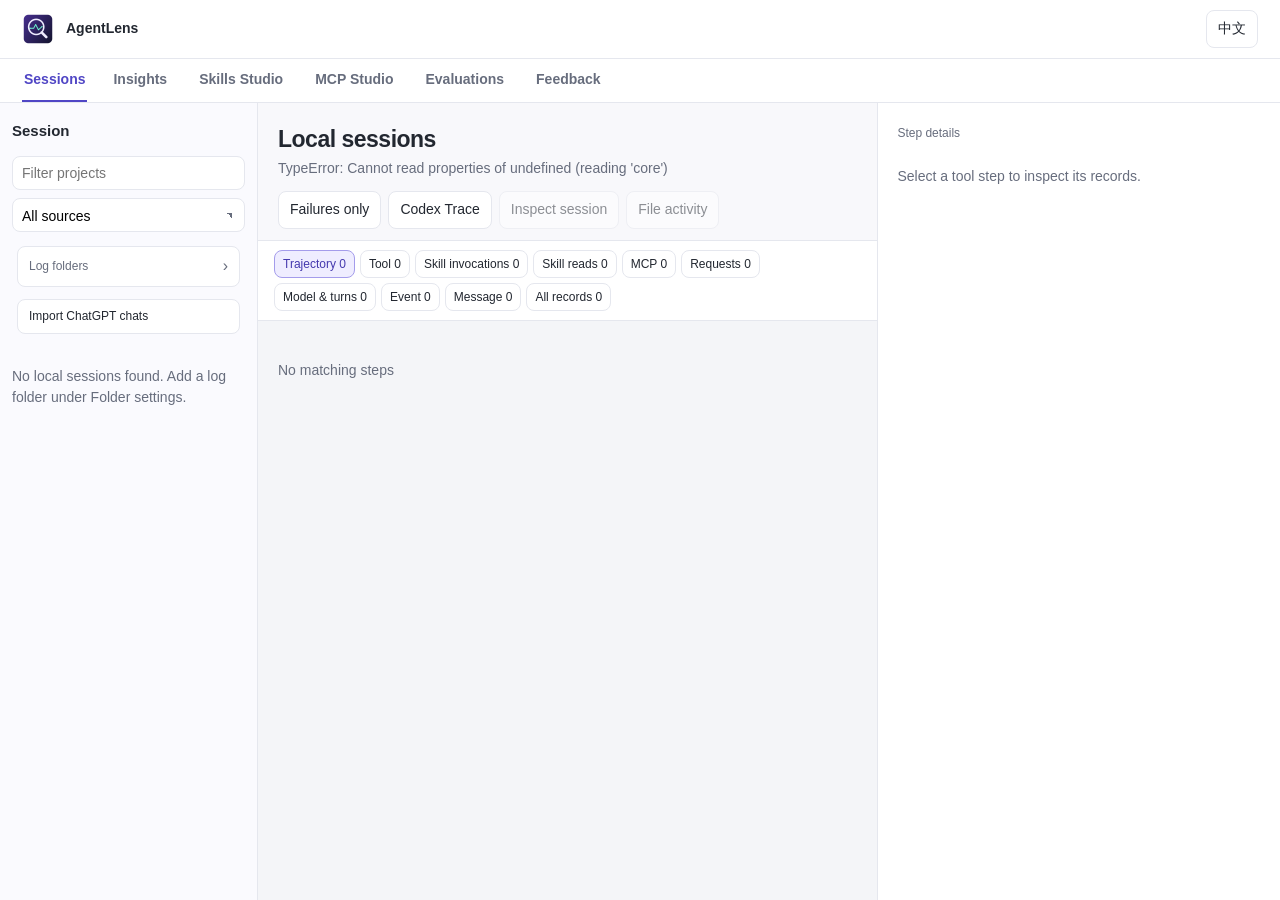
<file: ui/index.html>
<!doctype html>
<html lang="zh-CN">
<meta charset="utf-8">
<meta name="viewport" content="width=device-width, initial-scale=1">
<title>AgentLens</title>
<link rel="icon" href="icon.png">
<link rel="stylesheet" href="style.css">
<header><img class="brand-mark" src="icon.png" alt="" width="32" height="32"><strong>AgentLens</strong><button id="language">English</button></header>
<nav id="insight-nav" class="insight-nav" aria-label="AgentLens">
<button type="button" data-insight="sessions" data-label="会话记录" aria-pressed="true">会话记录</button>
<button type="button" data-insight="overview" data-label="执行分析" aria-pressed="false">执行分析</button>
<button type="button" data-insight="skills" data-label="Skills 中心" aria-pressed="false">Skills 中心</button>
<button type="button" data-insight="mcp" data-label="MCP 中心" aria-pressed="false">MCP 中心</button>
<button type="button" data-insight="evaluations" data-label="评估集" aria-pressed="false">评估集</button>
<button type="button" data-insight="feedback" data-label="反馈" aria-pressed="false">反馈</button>
</nav>
<div class="layout">
<aside id="session-sidebar" class="side" aria-label="会话" data-aria="会话">
<div id="session-nav"><h2 data-label="会话">会话</h2><div class="filters"><input id="project" placeholder="筛选项目" aria-label="筛选项目" data-aria="筛选项目"><select id="provider" aria-label="代理来源" data-aria="代理来源"><option value="" data-label="所有来源">所有来源</option><option>Codex</option><option>Claude Code</option><option>ChatGPT</option></select></div><section id="folders" class="folder-settings">
  <button type="button" id="folder-toggle" class="folder-toggle" aria-controls="folder-options" aria-expanded="false"><span data-label="目录设置">目录设置</span></button>
  <div id="folder-options" hidden>
    <button type="button" id="codex-folder" data-label="添加 Codex 日志目录">添加 Codex 日志目录</button>
    <button type="button" id="claude-folder" data-label="添加 Claude Code 日志目录">添加 Claude Code 日志目录</button>
    <p id="folder-status" role="status" hidden></p>
  </div>
</section><button id="import-chatgpt" class="import-chatgpt" data-label="导入 ChatGPT 聊天">导入 ChatGPT 聊天</button><p id="import-status" class="import-status" role="status" hidden></p><div id="sessions"></div></div></aside>
<main id="session-main">
<div class="top"><h1 id="title"></h1><p class="muted" id="meta" aria-live="polite"></p><div class="toolbar"><button id="failed" aria-pressed="false" data-label="只看失败">只看失败</button><button id="trace-open" type="button">Codex Trace</button><button id="diagnostics" data-label="排查会话">排查会话</button><button id="file-activity" type="button" data-label="文件操作">文件操作</button><button id="file" hidden></button></div></div>
<div id="activity-filter" class="activity-filter" aria-label="执行轨迹" data-aria="执行轨迹"></div>
<div class="timeline-panel"><div id="timeline" class="scroll" aria-label="执行时间线" data-aria="执行时间线"><div id="steps"></div></div><button id="jump" class="jump primary" hidden></button></div>
</main>
<aside id="session-detail" class="detail" aria-label="步骤详情" data-aria="步骤详情"><section id="detail"></section><section id="usage" hidden></section></aside>
<main id="insights-main" class="insights-main" hidden></main>
</div>
<dialog id="diagnostics-dialog" class="diagnostics-dialog" aria-labelledby="diagnostics-heading">
  <div class="diagnostics-header"><h2 id="diagnostics-heading" data-label="排查会话">排查会话</h2><form method="dialog"><button data-label="关闭">关闭</button></form></div>
  <nav id="diagnostics-tabs" class="diagnostics-tabs"></nav>
  <div id="diagnostics-content" class="diagnostics-content"></div>
</dialog>
<dialog id="trace-dialog" class="diagnostics-dialog" aria-labelledby="trace-heading">
  <div class="diagnostics-header"><h2 id="trace-heading">Codex Trace</h2><form method="dialog"><button data-label="关闭">关闭</button></form></div>
  <div class="diagnostics-content">
    <p id="trace-config"></p>
    <p id="trace-status" role="status"></p>
    <details id="trace-help" class="diagnostic-section" open>
      <summary data-label="如何开启 Codex Trace">如何开启 Codex Trace</summary>
      <p data-label="从该终端启动新的 Codex CLI 会话。旧会话不会补录，正在运行的桌面会话不会切换设置。">从该终端启动新的 Codex CLI 会话。旧会话不会补录，正在运行的桌面会话不会切换设置。</p>
      <div class="section"><strong>macOS</strong><pre>CODEX_ROLLOUT_TRACE_ROOT="$HOME/agentlens-traces" codex</pre></div>
      <div class="section"><strong>Windows PowerShell</strong><pre>$env:CODEX_ROLLOUT_TRACE_ROOT = Join-Path $HOME 'agentlens-traces'
codex</pre></div>
      <p data-label="选择生成的会话子目录。生成 state.json 时，请使用录制该包的同一个 Codex 可执行文件。">选择生成的会话子目录。生成 state.json 时，请使用录制该包的同一个 Codex 可执行文件。</p>
      <p data-label="原始请求可能含有提示词、代码和工具数据，只在本机按需读取。">原始请求可能含有提示词、代码和工具数据，只在本机按需读取。</p>
    </details>
    <div class="diagnostic-actions">
      <button id="trace-existing" type="button" data-label="打开已生成的 Trace">打开已生成的 Trace</button>
      <button id="trace-reduce" type="button" data-label="用 Codex 处理 Trace">用 Codex 处理 Trace</button>
    </div>
    <section id="trace-requests"></section>
  </div>
</dialog>
<script src="requests.js"></script>
<script src="app.js"></script>
<script src="file-activity.js"></script>
<script src="diagnostics.js"></script>
<script src="trace.js"></script>
<script src="evaluations.js"></script>
<script src="insights.js"></script>
</html>
</file>
<file: ui/style.css>
:root{font:14px/1.55 -apple-system,BlinkMacSystemFont,"PingFang SC",sans-serif;color:#222730;background:#f4f5f8;--line:#e5e7ee;--muted:#676d7d;--accent:#5046c5}
*{box-sizing:border-box}body{margin:0}button,input,select{font:inherit}button{cursor:pointer;color:inherit;background:white;border:1px solid var(--line);border-radius:8px;padding:7px 11px}button:hover{border-color:#9c94ec}button:focus-visible,input:focus-visible,select:focus-visible{outline:2px solid var(--accent);outline-offset:2px}button:disabled{opacity:.5;cursor:default}button[aria-pressed=true]{border-color:#a49ceb;background:#efedff;color:#4539ae}
header{height:59px;border-bottom:1px solid var(--line);background:white;display:flex;align-items:center;gap:12px;padding:0 22px}.brand-mark{display:block;flex:none}.badge{padding:2px 8px;background:#eeecff;color:#4539ae;border-radius:6px;font-size:12px}.header-note{margin-left:auto;color:var(--muted);font-size:12px}
.layout{display:grid;grid-template-columns:235px minmax(340px,1fr) minmax(295px, .65fr);height:calc(100dvh - 59px);min-height:510px}.side,.detail{background:white;padding:19px;overflow:auto}.side{border-right:1px solid var(--line)}.detail{border-left:1px solid var(--line)}h1,h2,p{margin:0}h1{font-size:23px;letter-spacing:-.5px}h2{font-size:15px}.muted,small{color:var(--muted)}small{font-size:12px}.filters{display:grid;gap:8px;margin:14px 0}.filters input,.filters select{width:100%;padding:7px 9px;border-radius:8px;border:1px solid var(--line);background:white}.session{width:100%;text-align:left;margin-bottom:7px;display:grid;gap:3px}.session strong{overflow-wrap:anywhere}.source{font-size:11px;color:var(--muted)}.tip{margin-top:20px;padding:12px;background:#f7f7fb;border-radius:10px;color:var(--muted);font-size:12px}
main{min-width:0;display:flex;flex-direction:column;position:relative;overflow:hidden}.top{padding:19px 20px 11px;border-bottom:1px solid var(--line);background:#f8f8fb}.toolbar{display:flex;flex-wrap:wrap;gap:7px;margin-top:12px}.primary{background:var(--accent);color:white;border-color:var(--accent)}.scroll{overflow:auto;padding:17px 20px 58px;flex:1;min-height:0}.step{display:grid;grid-template-columns:29px minmax(0,1fr) auto;gap:10px;align-items:center;width:100%;margin:8px 0;text-align:left;min-height:62px;padding:9px 11px}.icon{width:28px;height:28px;border-radius:8px;display:grid;place-items:center;background:#f0f0f7;font-size:12px}.step strong,.step small{display:block;overflow-wrap:anywhere}.state{font-size:11px;color:#4b6575;white-space:nowrap}.fail{color:#ae2437}.ok{color:#187157}.wait{color:#86571b}.jump{position:absolute;bottom:14px;right:19px;box-shadow:0 3px 14px #23223a24}.detail h2{margin:12px 0 5px}.detail .actions{display:flex;flex-wrap:wrap;gap:7px;margin:13px 0}.section{margin:16px 0}.section summary{cursor:pointer;font-weight:600}.section pre{font:12px/1.6 ui-monospace,monospace;white-space:pre-wrap;overflow-wrap:anywhere;background:#f5f6fa;border:1px solid var(--line);padding:10px;border-radius:8px}.round{padding:3px 0}.round>summary{cursor:pointer;color:var(--muted);font-size:12px}.empty{padding:22px 0;color:var(--muted)}[hidden]{display:none!important}
@media(max-width:880px){.layout{grid-template-columns:175px minmax(0,1fr) 245px}.side,.detail,.top,.scroll{padding-left:12px;padding-right:12px}}
@media(max-width:650px){.header-note{display:none}.layout{display:block;height:auto}.side,.detail{border:0}.side{max-height:265px}.scroll{height:360px;flex:auto}.detail{min-height:220px}.jump{bottom:12px}}
#usage{margin-top:20px;border-top:1px solid var(--line);padding-top:12px}#usage dl{display:grid;grid-template-columns:1fr auto;gap:5px;margin:9px 0}#usage dd{margin:0;font-variant-numeric:tabular-nums}

/* Projects and their sessions share a compact, collapsible sidebar. */
.layout{grid-template-columns:258px minmax(0,1fr) minmax(295px,.65fr)}
.side{background:#fafafe;padding:16px 12px}
.side>h2,.side>.filters{margin-left:5px;margin-right:5px}
.side .filters input,.side .filters select{height:34px}
.side .filters select{appearance:none;padding-right:24px;background:white linear-gradient(45deg,transparent 50%,#676d7d 50%) calc(100% - 12px) 14px/5px 5px no-repeat}
.folder-settings{margin:0 5px 12px;color:var(--muted);font-size:12px}
.folder-settings button{width:100%;margin:4px 0;text-align:left}
.folder-settings .folder-toggle{display:flex;align-items:center;justify-content:space-between;min-height:30px}
.folder-toggle::after{content:'›';font-size:16px;color:var(--muted)}
.folder-toggle[aria-expanded=true]::after{transform:rotate(90deg)}
#folder-status{margin-top:5px;overflow-wrap:anywhere}
.project-group{margin:4px 0 12px}
.project-group>summary{cursor:pointer;display:grid;grid-template-columns:12px minmax(0,1fr) auto;align-items:center;gap:6px;list-style:none;padding:6px 7px;color:#484b60;font-size:12px}
.project-group>summary::-webkit-details-marker{display:none}
.project-group>summary::before{content:'›';color:var(--muted);font-size:15px}
.project-group[open]>summary::before{transform:rotate(90deg)}
.project-group>summary strong,.session strong,.session .source{overflow:hidden;text-overflow:ellipsis;white-space:nowrap}
.session{width:calc(100% - 12px);margin:2px 0 2px 12px;border-color:transparent;background:transparent;padding:6px 8px;gap:1px}
.session:hover{background:#f2f1f9;border-color:transparent}
.session[aria-pressed=true]{border-color:transparent;background:#eae7fd}
.session strong{display:block;font-size:13px}
.step-time{display:block;margin-top:8px}
.tool-name{margin:10px 0;font-size:12px}
.argument-fields{margin:10px 0}
.argument-fields>div{margin:8px 0}
.argument-fields dt{font:600 12px/1.5 ui-monospace,monospace}
.argument-fields dd{margin:0}
.argument-fields pre{margin:4px 0}
@media(max-width:880px){.layout{grid-template-columns:195px minmax(0,1fr) 245px}}
.import-chatgpt{margin:0 5px 10px;width:calc(100% - 10px);text-align:left;font-size:12px}
.import-status{margin:0 5px 10px;color:var(--muted);font-size:12px;overflow-wrap:anywhere}

.activity-filter{display:flex;flex-wrap:wrap;align-items:center;gap:5px;padding:9px 16px;background:#fff;border-bottom:1px solid var(--line);flex:none;min-width:0}
.activity-filter button{flex:0 1 auto;min-height:28px;max-width:100%;font-size:12px;line-height:18px;padding:4px 8px;overflow-wrap:anywhere}
.round{position:relative;padding:0 0 6px 15px;margin:0 0 9px;border-left:1px solid #d9d6ec}
.round>summary{display:flex;align-items:center;justify-content:space-between;gap:8px;padding:7px 0;list-style:none}
.round>summary::-webkit-details-marker{display:none}
.round>summary::before{content:'›';position:absolute;left:-7px;background:#f4f5f8;color:var(--accent);width:13px;text-align:center;font-size:16px;line-height:16px}
.round[open]>summary::before{transform:rotate(90deg)}
.round>summary strong{overflow:hidden;text-overflow:ellipsis;white-space:nowrap}
.round>summary small{white-space:nowrap}
.step{min-height:49px;margin:5px 0}
.step strong{display:-webkit-box;-webkit-line-clamp:2;-webkit-box-orient:vertical;overflow:hidden}
.step strong.code-preview{font:600 11px/1.5 ui-monospace,monospace;white-space:pre-wrap}
.icon.skill{background:#e9f3e9;color:#286438}
.icon.mcp{background:#e5edfb;color:#355caa}
.icon.event{background:#f0f0f4;color:#616477}
.event-description{margin:10px 0;color:var(--muted);font-size:13px}

.timeline-panel{position:relative;display:flex;flex:1;min-height:0;min-width:0}
.timeline-panel>.scroll{overflow-anchor:none}
.timeline-panel>.jump{top:12px;bottom:auto}

.diagnostics-dialog{width:min(740px,calc(100% - 32px));max-height:88dvh;padding:0;border:1px solid var(--line);border-radius:16px;color:inherit;background:#fff;box-shadow:0 20px 65px #24233930}
.diagnostics-dialog::backdrop{background:#1e203358}
.diagnostics-header,.diagnostics-tabs{display:flex;align-items:center;gap:7px;padding:12px 17px;border-bottom:1px solid var(--line)}
.diagnostics-header{justify-content:space-between}
.diagnostics-tabs{flex-wrap:wrap;background:#fafafe}
.diagnostics-content{display:grid;gap:13px;padding:16px 17px}
.diagnostics-content h3{font-size:14px;margin:0 0 7px}
.diagnostics-content select{width:fit-content;max-width:100%;padding:5px}
.diagnostics-content ul{list-style:none;padding:0;margin:0;display:grid;gap:7px}
.diagnostic-section summary{cursor:pointer;overflow-wrap:anywhere;margin-bottom:6px}
.diagnostic-record{border:1px solid var(--line);border-radius:8px;padding:8px 11px;background:#fafafe;overflow-wrap:anywhere}
.diagnostic-record strong,.diagnostic-record small{display:block}
.diagnostic-actions{display:flex;flex-wrap:wrap;gap:6px;margin-top:5px}
.diagnostic-actions button{font-size:12px;padding:3px 7px}
.diagnostics-options{display:grid;gap:4px}
.diagnostics-record-options{max-height:160px;overflow:auto}
.diagnostics-options label{display:flex;align-items:baseline;gap:7px;overflow-wrap:anywhere}
.diagnostic-preview{box-sizing:border-box;width:100%;min-height:155px;resize:vertical;padding:8px;border:1px solid var(--line);border-radius:8px;font:12px/1.5 ui-monospace,monospace}
.child-records .section{margin:8px 0;padding:7px 9px;border:1px solid var(--line);border-radius:8px;overflow-wrap:anywhere}
.child-records .section summary{font-size:12px}
#trace-requests code,#trace-dialog p,#trace-requests summary{overflow-wrap:anywhere}

.layout{height:calc(100dvh - 103px)}
#language{margin-left:auto}
.insight-layout{grid-template-columns:minmax(0,1fr);min-height:0}
.insight-nav{height:44px;display:flex;align-items:stretch;gap:20px;overflow:auto;padding:0 22px;background:#fff;border-bottom:1px solid var(--line);scrollbar-width:none}
.insight-nav button,.studio-tabs button{border:0;border-bottom:2px solid transparent;border-radius:0;background:transparent;white-space:nowrap;color:var(--muted);padding:0 6px;font-weight:600}
.insight-nav button:first-child{padding-inline:2px}
.insight-nav button:hover,.studio-tabs button:hover{color:var(--accent)}
.insight-nav button[aria-pressed=true],.studio-tabs button[aria-pressed=true]{border-bottom-color:var(--accent);color:var(--accent);background:transparent}
.insight-nav button:focus-visible,.studio-tabs button:focus-visible{outline-offset:-3px}
.insights-main{display:block;overflow:auto;padding:24px max(22px,calc((100% - 1360px) / 2)) 40px;--explicit:#6456d8;--implicit:#169681;--unknown:#8790a7;--success:#18836d;--failure:#cb5062;--studio-surface:white;--studio-tint:#f8f8fc;--studio-hover:#f5f4ff}
.insights-main>*+*{margin-top:14px}
.insight-heading,.insight-actions{display:flex;gap:8px;align-items:center;flex-wrap:wrap}
.insight-heading{justify-content:space-between}
.insight-identity{flex:1;min-width:0;overflow-wrap:anywhere}
.insight-identity h1{font-size:26px;line-height:1.3}
.insight-identity p{max-width:80ch;margin-top:6px}
.insight-identity small{display:block;margin-top:5px}
.insight-actions input,.insight-actions select,.diagnostics-content select,.diagnostics-content textarea{font:inherit;color:inherit;background:white;border:1px solid var(--line);border-radius:8px;padding:7px 9px;max-width:100%}
.insight-actions select{max-width:min(100%,250px)}
.studio-disclosure{position:relative;max-width:100%;font-size:13px}
.studio-disclosure summary{cursor:pointer;border:1px solid var(--line);background:var(--studio-surface);border-radius:8px;padding:7px 10px;white-space:nowrap}
.studio-disclosure>div{position:absolute;left:0;z-index:3;min-width:225px;background:var(--studio-surface);border:1px solid var(--line);border-radius:8px;padding:10px;margin-top:5px;box-shadow:0 5px 14px #20203312}
.studio-maintenance>div{left:auto;right:0}
.studio-index-note{font-size:13px}
.studio-summary{display:grid;grid-template-columns:repeat(3,minmax(0,1fr));gap:12px;margin-top:20px}
.studio-skill-summary{grid-template-columns:repeat(4,minmax(0,1fr))}
.studio-stat{display:grid;gap:5px;text-align:left;padding:13px 15px;min-width:0;align-content:space-between;background:var(--studio-surface);border-color:var(--line);border-radius:11px}
.studio-stat span{font-size:13px;color:var(--muted)}
.studio-stat strong{font-size:26px;line-height:1.2;letter-spacing:-.4px;font-variant-numeric:tabular-nums}
.studio-stat[data-summary-filter=failed] strong{color:var(--failure)}
.studio-directory{min-width:0;border:1px solid var(--line);border-radius:12px;background:var(--studio-surface)}
.studio-toolbar{padding:13px 14px;border-bottom:1px solid var(--line)}
.studio-toolbar input{min-width:min(250px,100%);flex:1}
.studio-list-heading,.studio-pagination{display:flex;align-items:center;justify-content:space-between;gap:8px;padding:11px 14px}
.studio-pagination{justify-content:flex-end;border-top:1px solid var(--line)}
.studio-pagination small{margin-right:auto}
.studio-table-wrap{overflow:auto}
.studio-table{width:100%;border-collapse:collapse;text-align:left;font-size:13px;table-layout:fixed;min-width:600px}
.studio-table th,.studio-table td{padding:10px 14px;vertical-align:middle;border-top:1px solid var(--line);overflow-wrap:anywhere}
.studio-table th{background:var(--studio-tint);color:var(--muted);font-weight:600;font-size:12px}
.studio-table th:first-child{width:42%}
.studio-table th:nth-child(2){width:16%}
.studio-table th:nth-child(3){width:21%}
.studio-table tbody tr:hover{background:var(--studio-hover)}
.studio-table td small{display:block;margin-top:2px}
.studio-table .studio-identity small{overflow:hidden;text-overflow:ellipsis;white-space:nowrap}
.studio-link,.studio-back{border:0;background:transparent;color:var(--accent);padding:0;text-align:left;font-weight:650;max-width:100%;overflow-wrap:anywhere}
.studio-link:hover,.studio-back:hover{text-decoration:underline}
.studio-back{margin-bottom:6px}
.studio-tag{display:inline-block;font-size:12px;border-radius:5px;background:var(--studio-tint);padding:2px 7px}
.studio-calls,.studio-date{font-variant-numeric:tabular-nums}
.studio-calls .studio-failed{color:var(--failure)}
.studio-empty{padding:14px 16px 22px}
.studio-tabs{display:flex;gap:14px;align-items:stretch;min-height:42px;overflow:auto;border-bottom:1px solid var(--line)}
.insight-grid,.insight-metrics{display:grid;gap:12px;grid-template-columns:repeat(2,minmax(0,1fr))}
.insight-box,.insight-metric,.insight-version-entry{background:white;border:1px solid var(--line);border-radius:11px;padding:12px;min-width:0;overflow-wrap:anywhere}
.insight-box>*+*,.insight-markdown>*+*{margin-top:8px}
.insight-metric{display:grid;gap:2px;text-align:left}
.insight-metric strong{font-size:22px}
.insight-rate,.insight-version-entry{display:grid;width:100%;text-align:left;gap:4px}
.insight-studio-list{display:grid;gap:8px;margin-top:10px}
.insight-bar{display:flex;height:7px;border-radius:4px;background:#ecebf4;overflow:hidden}
.insight-bar .explicit{background:var(--explicit)}.insight-bar .implicit{background:var(--implicit)}.insight-bar .unknown{background:var(--unknown)}
.insight-bar .success{background:var(--success)}.insight-bar .failure{background:var(--failure)}
.insight-heatmap{display:grid;grid-template-columns:repeat(auto-fit,14px);gap:4px}
.insight-heatmap button{padding:0;height:14px;background:color-mix(in srgb,var(--explicit) calc(var(--intensity) * 100%),#eeecf7);border:0}
.insight-table-wrap{overflow:auto}
.insight-table{width:100%;border-collapse:collapse;font-size:13px}
.insight-table td,.insight-table th{text-align:left;padding:8px;vertical-align:top;border-bottom:1px solid var(--line)}
.insight-box pre,.insight-markdown pre{white-space:pre-wrap;overflow-wrap:anywhere;font:12px/1.5 ui-monospace,monospace;max-height:460px;overflow:auto}
.insight-box details details{padding-left:10px;margin-top:6px}
.feedback-body{white-space:pre-wrap}
@media(max-width:850px){.insight-grid{grid-template-columns:1fr}.insights-main{padding:18px 16px 28px}.studio-summary{margin-top:14px}.studio-stat{padding:10px 12px}.studio-toolbar{padding-block:10px}}
@media(max-width:650px){.layout{height:auto}.insight-layout{display:block}.insight-nav{gap:12px;padding-inline:12px}.insights-main{overflow:visible}.studio-summary{gap:6px}.studio-stat{padding:9px}}
@media(max-width:750px){.studio-skill-summary{grid-template-columns:repeat(2,minmax(0,1fr))}}
@media(prefers-color-scheme:dark){
  .insight-workspace header,.insight-workspace .insight-nav{background:#202230;color:#edeef5;--line:#353747;--muted:#b3b5c2;--accent:#b3a9ff}
  .insight-workspace header button{background:#262837}
  .insights-main{background:#171823;color:#edeef5;--line:#353747;--muted:#b3b5c2;--accent:#b3a9ff;--studio-surface:#202230;--studio-tint:#262837;--studio-hover:#29283c;--failure:#f392a0}
  .insight-box,.insight-metric,.insight-version-entry,.insights-main button,.insight-actions input,.insight-actions select{background:#202230;color:#edeef5}
  .insights-main button[aria-pressed=true]{background:#37315b}
  .insights-main .studio-link,.insights-main .studio-back,.insights-main .studio-tabs button{background:transparent;color:var(--accent)}
}

.eval-workspace,.eval-list{display:grid;gap:12px;min-width:0}
.eval-workspace label,.eval-review label{display:grid;gap:4px;margin:7px 0}
.eval-workspace input:not([type=checkbox]),.eval-workspace textarea,.eval-workspace select{font:inherit;color:inherit;background:var(--studio-surface);border:1px solid var(--line);border-radius:7px;padding:7px 9px;max-width:100%}
.eval-workspace textarea{min-height:70px;resize:vertical}
.eval-workspace .eval-checkbox{display:flex;align-items:center;gap:7px}
.eval-workspace summary{cursor:pointer;font-weight:600}
.eval-review{padding:9px 0;border-top:1px solid var(--line)}
.eval-preview{white-space:pre-wrap;overflow-wrap:anywhere;overflow:auto;max-height:45vh;margin:8px 0}
.eval-session-row{display:flex;align-items:center;justify-content:space-between;gap:12px}
.eval-session-row>*{margin:0}
.eval-session-label{display:grid;gap:2px;min-width:0;overflow-wrap:anywhere}
.eval-session-row button{flex:none}
#session-export-title+ p+ul{max-height:45vh;overflow:auto;overflow-wrap:anywhere}
.diagnostic-file-list{display:grid;gap:8px}
.diagnostic-file-list summary{cursor:pointer;overflow-wrap:anywhere}
.diagnostic-file-list ul{margin-top:8px}
#diagnostics-content input[type=search]{max-width:100%;padding:5px 8px;border:1px solid var(--line);border-radius:8px}

/* Insights overview and evidence explorer */
.insights-main{--chart-grid:color-mix(in srgb,var(--line) 72%,transparent);--read-ink:#205c87;--read-tint:#e9f4ff;--activate-tint:#eeebff;--activate-ink:#4a3caa;--ok-tint:#e8f6f0;--ok-ink:#17634e;--error-tint:#fbecef;--error-ink:#9c3145}
.insights-overview{background:color-mix(in srgb,var(--studio-tint) 62%,var(--line));padding-top:26px}
.insights-overview>*+*{margin-top:18px}
.insights-overview .insight-identity h1{font-size:clamp(25px,3vw,32px);letter-spacing:-.045em;font-weight:720}
.insight-data-toolbar{gap:8px}
.insights-overview .insight-data-toolbar{padding:9px 10px;background:var(--studio-surface);border:1px solid var(--line);border-radius:10px}
.insight-data-toolbar select{min-height:34px}
.insight-metrics{grid-template-columns:repeat(4,minmax(0,1fr));gap:12px}
.insight-metric{position:relative;grid-template-rows:auto 1fr auto;align-content:start;gap:7px;padding:16px 16px 14px;min-height:130px;background:var(--studio-surface);transition:border-color .15s}
.insight-metric>span{font-weight:650;line-height:1.3}
.insight-metric strong{align-self:center;font-size:clamp(25px,3.6vw,38px);letter-spacing:-.045em;line-height:1.12;font-variant-numeric:tabular-nums}
.insight-metric small{line-height:1.45}
.insight-metric[data-kind=activation]{background:var(--activate-tint);color:var(--activate-ink);border-color:color-mix(in srgb,var(--activate-ink) 22%,var(--line))}
.insight-metric[data-kind=read]{background:var(--read-tint);color:var(--read-ink);border-color:color-mix(in srgb,var(--read-ink) 19%,var(--line))}
.insight-metric:is([data-kind=activation],[data-kind=read]) small{color:inherit}
.insight-metric:hover{border-color:currentColor}
.insight-overview-primary{grid-template-columns:minmax(0,1.8fr) minmax(240px,1fr);gap:16px}
.insight-overview-secondary{gap:16px}
.insights-overview .insight-box,#insight-activity{padding:16px;border-radius:12px;background:var(--studio-surface)}
.insights-overview .insight-box h2,#insight-activity h2{font-size:16px;letter-spacing:-.015em}
.insights-overview .insight-box>h2+*,#insight-activity>h2+*{margin-top:12px}
.insight-trend{display:flex;min-height:176px;max-height:none;overflow-x:auto;gap:4px;padding:3px 4px 3px;scrollbar-width:thin}
.insight-trend button{display:grid;grid-template-rows:138px auto;flex:1 0 41px;min-width:0;max-width:72px;gap:3px;align-items:end;padding:0;text-align:center;border-color:transparent;background:transparent}
.insight-trend button:hover{background:var(--studio-hover);border-color:var(--line)}
.insight-trend button:focus-visible{outline-offset:-2px}
.insight-trend button small{white-space:nowrap;font-size:10px;font-variant-numeric:tabular-nums}
.insight-chart-column{display:flex;align-items:end;justify-content:center;height:100%;background:repeating-linear-gradient(to top,var(--chart-grid) 0 1px,transparent 1px 25%)}
.insight-chart-bars{display:flex;flex-direction:column;overflow:hidden;width:56%;max-width:32px;border-radius:4px 4px 0 0}
.insight-chart-segment{min-height:0;flex-basis:0}
.insight-chart-legend{display:flex;flex-wrap:wrap;gap:4px 8px}
.insight-chart-legend button,.insight-breakdown button{display:flex;align-items:center;gap:6px;padding:4px 7px;color:inherit;background:transparent;border-color:transparent;font-size:12px}
.insight-chart-legend button[aria-pressed=false]{opacity:.52}
.insight-chart-legend button:hover,.insight-breakdown button:hover{background:var(--studio-hover);border-color:var(--line)}
.insight-series-dot{display:inline-block;flex:none;width:8px;height:8px;border-radius:50%}
.insight-chart-segment.explicit,.insight-series-dot.explicit{background:var(--explicit)}
.insight-chart-segment.implicit,.insight-series-dot.implicit{background:var(--implicit)}
.insight-chart-segment.unknown,.insight-series-dot.unknown{background:var(--unknown)}
.insight-chart-segment.success,.insight-series-dot.success{background:var(--success)}
.insight-chart-segment.failure,.insight-series-dot.failure{background:var(--failure)}
.insight-breakdown{display:grid;gap:2px}
.insight-breakdown button{display:grid;grid-template-columns:minmax(0,1fr) auto 3em;text-align:right;padding:8px 2px;border:0;border-bottom:1px solid var(--line);border-radius:0;font-variant-numeric:tabular-nums}
.insight-breakdown button>span{display:flex;align-items:center;gap:8px;text-align:left}
.insight-evidence-filters{display:flex;flex-wrap:wrap;gap:6px;margin-bottom:12px}
.insight-evidence-filters button{padding:5px 9px;font-size:12px;background:var(--studio-tint)}
.insight-evidence-filters button[aria-pressed=true]{color:var(--activate-ink);background:var(--activate-tint);border-color:color-mix(in srgb,var(--activate-ink) 28%,var(--line))}
#insight-activity{scroll-margin:12px}
#insight-activity .insight-table{min-width:580px;table-layout:fixed}
#insight-activity .insight-table th:nth-child(1){width:24%}
#insight-activity .insight-table th:nth-child(2){width:32%}
#insight-activity .insight-table th:nth-child(3){width:25%}
#insight-activity .insight-table th{background:var(--studio-tint);font-weight:600;color:var(--muted);font-size:12px}
#insight-activity .insight-table td{padding-block:11px}
#insight-activity .insight-table td>small{display:block}
#insight-activity .insight-table tbody tr:last-child td{border-bottom:0}
#insight-activity .insight-actions button,.insight-proof-list button{padding:3px 7px;font-size:12px}
.insight-evidence-path{white-space:nowrap;overflow:hidden;text-overflow:ellipsis}
.insight-evidence summary{cursor:pointer}
.insight-evidence summary small{margin-inline-start:6px}
.insight-evidence-tag{display:inline-block;padding:2px 7px;border-radius:5px;font-size:12px;font-weight:630;background:var(--studio-tint);color:var(--muted)}
.insight-evidence-tag[data-kind=activation]{background:var(--activate-tint);color:var(--activate-ink)}
.insight-evidence-tag[data-kind=read]{background:var(--read-tint);color:var(--read-ink)}
.insight-evidence-tag[data-kind=success]{background:var(--ok-tint);color:var(--ok-ink)}
.insight-evidence-tag:is([data-kind=failure],[data-kind=declined]){background:var(--error-tint);color:var(--error-ink)}
.insight-proof-list{display:grid;gap:7px;list-style:none;margin:8px 0 6px;padding:0}
.insight-proof-list li{display:flex;align-items:center;flex-wrap:wrap;gap:4px 8px}
.insight-proof-list small{font-family:ui-monospace,monospace}
@media(max-width:900px){.insight-overview-primary{grid-template-columns:minmax(0,1.5fr) minmax(205px,1fr)}.insight-metrics{grid-template-columns:repeat(2,minmax(0,1fr))}}
@media(max-width:700px){.insight-overview-primary,.insight-overview-secondary{grid-template-columns:minmax(0,1fr)}.insight-metric{min-height:104px;padding:12px}.insights-overview .insight-box,#insight-activity{padding:12px}}
@media(prefers-reduced-motion:reduce){.insight-metric{transition:none}}
@media(prefers-color-scheme:dark){
  .insights-main{--read-ink:#aedbff;--read-tint:#202f43;--activate-tint:#30294c;--activate-ink:#ded6ff;--ok-tint:#1e382f;--ok-ink:#a5e3c7;--error-tint:#482a37;--error-ink:#ffc0cb}
  .insights-main .insight-chart-legend button,.insights-main .insight-breakdown button,.insights-main .insight-trend button{background:transparent}
  .insights-main .insight-chart-legend button:hover,.insights-main .insight-breakdown button:hover,.insights-main .insight-trend button:hover{background:var(--studio-hover)}
}

.insights-overview,.insights-skills{background:color-mix(in srgb,var(--studio-tint) 70%,var(--line))}
.insights-skills{padding-top:26px}
.insights-skills .insight-identity h1{font-size:clamp(25px,3vw,32px);letter-spacing:-.045em;font-weight:720}
.insights-skills .insight-data-toolbar{padding:9px 10px;background:var(--studio-surface);border:1px solid var(--line);border-radius:10px}
.insights-main select{appearance:none;min-height:36px;padding:6px 28px 6px 10px;background-color:var(--studio-surface);background-image:linear-gradient(45deg,transparent 50%,var(--muted) 50%),linear-gradient(135deg,var(--muted) 50%,transparent 50%);background-position:calc(100% - 14px) 50%,calc(100% - 9px) 50%;background-size:5px 5px;background-repeat:no-repeat;text-overflow:ellipsis}
.studio-skill-summary{gap:10px;margin-top:16px}
.studio-skill-summary .studio-stat{position:relative;min-height:88px;padding:12px 14px}
.studio-skill-summary .studio-stat[aria-pressed=true]{color:var(--activate-ink);background:var(--activate-tint);border-color:color-mix(in srgb,var(--activate-ink) 30%,var(--line))}
.studio-skill-summary .studio-stat[data-summary-filter=reads][aria-pressed=true]{color:var(--read-ink);background:var(--read-tint);border-color:color-mix(in srgb,var(--read-ink) 28%,var(--line))}
.studio-skill-toolbar{display:grid;grid-template-columns:minmax(190px,1fr) repeat(4,minmax(0,auto));gap:8px}
.studio-skill-toolbar :is(input,select){width:100%;max-width:none;min-width:0}
.studio-skill-toolbar input{min-height:37px}
.studio-skill-table{min-width:650px}
.studio-skill-table th:first-child{width:37%}
.studio-skill-table th:nth-child(2){width:11%}
.studio-skill-table th:nth-child(3){width:27%}
.studio-skill-table th:nth-child(4){width:11%}
.studio-skill-table td,.studio-skill-table th{padding:10px 14px}
.studio-skill-table .studio-link{font-size:14px}
.studio-skill-table .studio-identity small{margin-top:3px}
.studio-tally{display:flex;gap:8px;align-items:baseline}
.studio-tally strong{font-size:16px;font-variant-numeric:tabular-nums}
.studio-trigger-counts{display:flex;flex-wrap:wrap;gap:3px;margin-top:4px}
.studio-trigger-counts span{font-size:11px;font-weight:620;border-radius:4px;padding:1px 5px;background:var(--studio-tint);color:var(--muted);white-space:nowrap}
.studio-trigger-counts span[data-kind=explicit]{background:var(--activate-tint);color:var(--activate-ink)}
.studio-trigger-counts span[data-kind=implicit]{background:var(--ok-tint);color:var(--ok-ink)}
.studio-read-count{color:var(--muted);font-variant-numeric:tabular-nums}
.studio-read-count.has-reads{color:var(--read-ink);font-weight:650}
.session-skill-evidence{border-left:2px solid var(--accent);padding-left:7px}
@media(max-width:900px){.studio-skill-toolbar{grid-template-columns:repeat(4,minmax(0,1fr))}.studio-skill-toolbar input{grid-column:1/-1}}
@media(max-width:650px){
  .studio-skill-toolbar{grid-template-columns:repeat(2,minmax(0,1fr))}
  .studio-skill-table,#insight-activity .insight-table{min-width:0;display:block}
  .studio-skill-table thead,#insight-activity thead{position:absolute;width:1px;height:1px;overflow:hidden;clip-path:inset(50%);white-space:nowrap}
  .studio-skill-table tbody,#insight-activity tbody{display:block}
  .studio-skill-table tr,#insight-activity tbody tr{display:grid;grid-template-columns:minmax(0,1fr) minmax(0,1fr);padding:10px 0;gap:6px 12px;border-bottom:1px solid var(--line)}
  .studio-skill-table tr{padding-inline:12px}
  .studio-skill-table tr:first-child{border-top:1px solid var(--line)}
  .studio-skill-table tr:last-child,#insight-activity tbody tr:last-child{border-bottom:0}
  .studio-skill-table td,#insight-activity .insight-table td{border:0;padding:0}
  .studio-skill-table .studio-identity{grid-column:1/-1}
  .studio-skill-table .studio-read-count::before{content:attr(data-label) ' ';color:var(--muted);font-size:11px;font-weight:400}
  #insight-activity .insight-actions{column-gap:5px}
}
</file>
